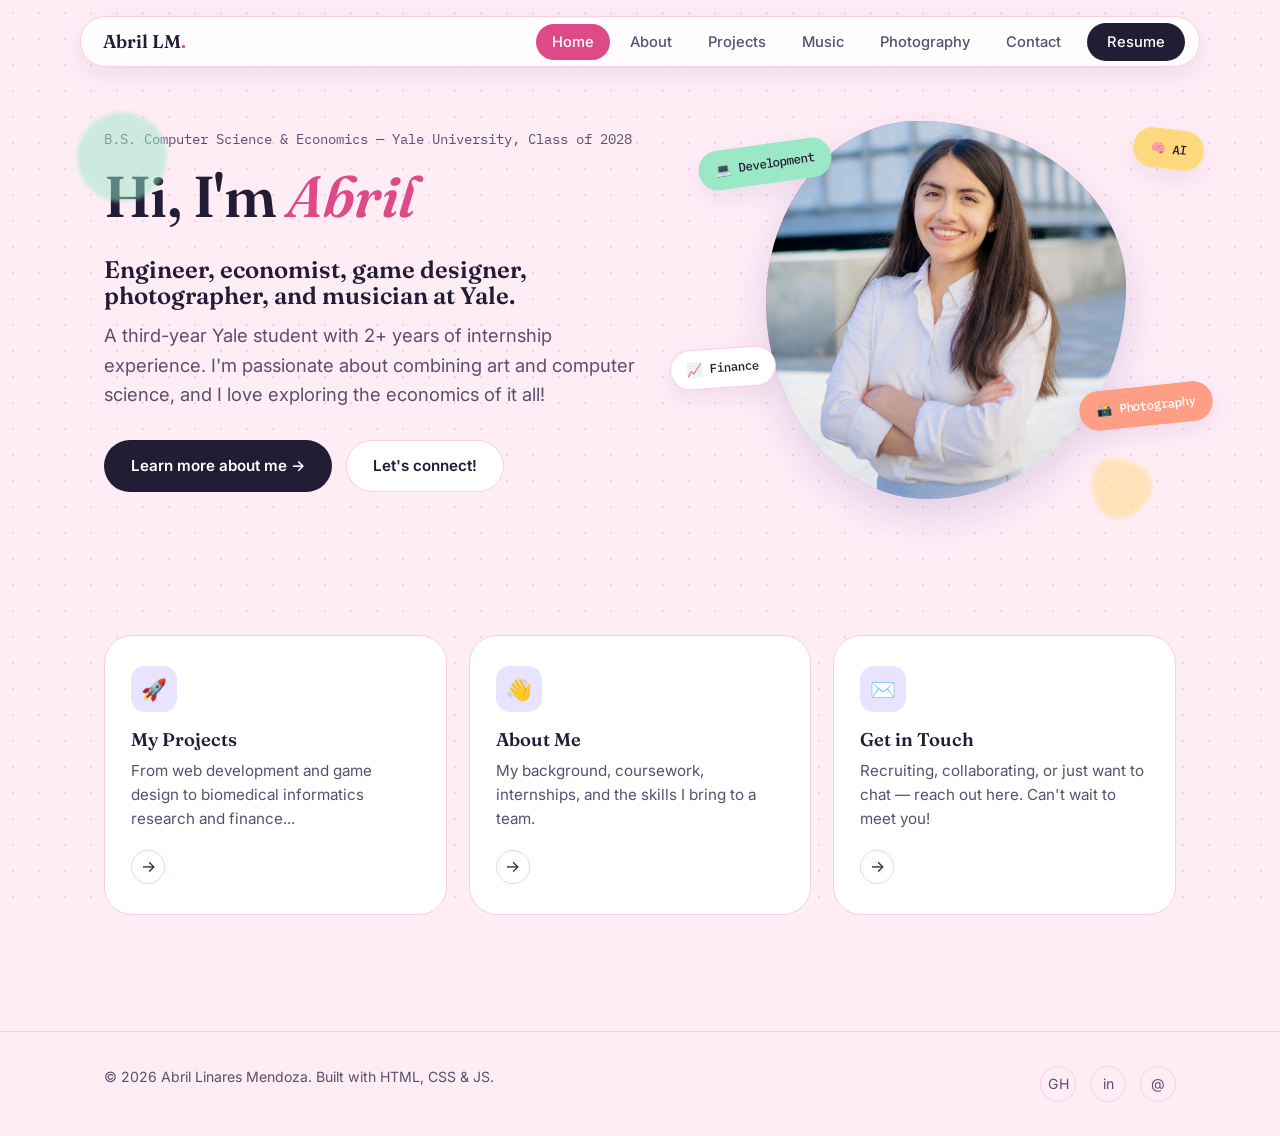
<file: index.html>
<!DOCTYPE html>
<html lang="en">
<head>
<meta charset="UTF-8">
<meta name="viewport" content="width=device-width, initial-scale=1.0">
<title>Abril Linares Mendoza</title>
<meta name="description" content="Portfolio of Abril Linares Mendoza">
<link rel="preconnect" href="https://fonts.googleapis.com">
<link href="https://fonts.googleapis.com/css2?family=Fraunces:ital,wght@0,500;0,600;1,500&family=Inter:wght@400;500;600;700&family=IBM+Plex+Mono:wght@400;500&display=swap" rel="stylesheet">
<link rel="stylesheet" href="css/style.css">
</head>
<body>

<!-- ============ NAV ============ -->
<div class="nav-wrap">
  <nav class="nav">
    <!-- EDIT: your name / logo mark -->
    <a href="index.html" class="nav-logo">Abril LM<span>.</span></a>
    <button class="nav-toggle" aria-label="Toggle navigation"><span></span></button>
    <ul class="nav-links">
      <li><a href="index.html">Home</a></li>
      <li><a href="about.html">About</a></li>
      <li><a href="projects.html">Projects</a></li>
      <li><a href="music.html">Music</a></li>
      <li><a href="photography.html">Photography</a></li>
      <li><a href="contact.html">Contact</a></li>
      <!-- EDIT: link to your resume PDF once you add it to assets/ -->
      <li><a href="https://docs.google.com/document/d/1pk1CSVKy6E-wZXQTNQe80zvhCIT5E8rr7H3L_ar17Fk/edit?usp=sharing" class="nav-cta">Resume</a></li>
    </ul>
  </nav>
</div>

<!-- ============ HERO ============ -->
<header class="hero">
  <div class="container">
    <div class="shape shape-a"></div>
    <div class="shape shape-b"></div>

    <div class="hero-grid">
      <div>
        <!-- EDIT: kicker line -->
        <p class="hero-kicker">B.S. Computer Science &amp; Economics — Yale University, Class of 2028</p>

        <!-- EDIT: headline. The <em> word gets the violet italic treatment -->
        <h1>Hi, I'm <em>Abril</em></h1>

        <h2>Engineer, economist, game designer, photographer, and musician at Yale.</h2>

        <!-- EDIT: one-sentence bio -->
        <p class="hero-bio">
          A third-year Yale student with 2+ years of internship experience. I'm passionate about combining art and computer science, and I love exploring the economics of it all!
        </p>

        <div class="hero-actions">
          <a href="about.html" class="btn btn-primary">Learn more about me →</a>
          <a href="contact.html" class="btn btn-secondary">Let's connect!</a>
        </div>
      </div>

      <div class="hero-photo-wrap">
        <span class="badge badge-1">💻 Development</span>
        <span class="badge badge-2">📈 Finance</span>
        <span class="badge badge-3">🧠 AI</span>
        <span class="badge badge-4">📸 Photography</span>
        <div class="hero-photo">
          <!-- EDIT: replace with your headshot at assets/img/headshot.jpg -->
          <img src="assets/img/headshot.jpg" alt="Headshot of Abril Linares Mendoza" onerror="this.src='https://placehold.co/500x550/7C6FF2/ffffff?text=Your+Headshot'">
        </div>
      </div>
    </div>
  </div>
</header>

<!-- ============ QUICK LINKS ============ -->
<section class="section-tight">
  <div class="container">
    <div class="quick-links">
      <a href="projects.html" style="text-decoration:none;">
        <div class="quick-card reveal">
          <div class="quick-icon">🚀</div>
          <h3>My Projects</h3>
          <p>From web development and game design to biomedical informatics research and finance...</p>
          <div class="quick-arrow">→</div>
        </div>
      </a>
      <a href="about.html" style="text-decoration:none;">
        <div class="quick-card reveal">
          <div class="quick-icon">👋</div>
          <h3>About Me</h3>
          <p>My background, coursework, internships, and the skills I bring to a team.</p>
          <div class="quick-arrow">→</div>
        </div>
      </a>
      <a href="contact.html" style="text-decoration:none;">
        <div class="quick-card reveal">
          <div class="quick-icon">✉️</div>
          <h3>Get in Touch</h3>
          <p>Recruiting, collaborating, or just want to chat — reach out here. Can't wait to meet you!</p>
          <div class="quick-arrow">→</div>
        </div>
      </a>
    </div>
  </div>
</section>

<!-- ============ FOOTER ============ -->
<footer>
  <div class="container footer-inner">
    <!-- EDIT: name + year -->
    <p>© 2026 Abril Linares Mendoza. Built with HTML, CSS &amp; JS.</p>
    <div class="footer-social">
      <!-- EDIT: swap these hrefs for your real profiles -->
      <a href="https://github.com/adlm6" target="_blank" rel="noopener" aria-label="GitHub">GH</a>
      <a href="https://www.linkedin.com/in/abril-linares-mendoza-a8b287258" target="_blank" rel="noopener" aria-label="LinkedIn">in</a>
      <a href="mailto:adlinares6@gmail.com" aria-label="Email">@</a>
    </div>
  </div>
</footer>

<script src="js/script.js"></script>
</body>
</html>
</file>
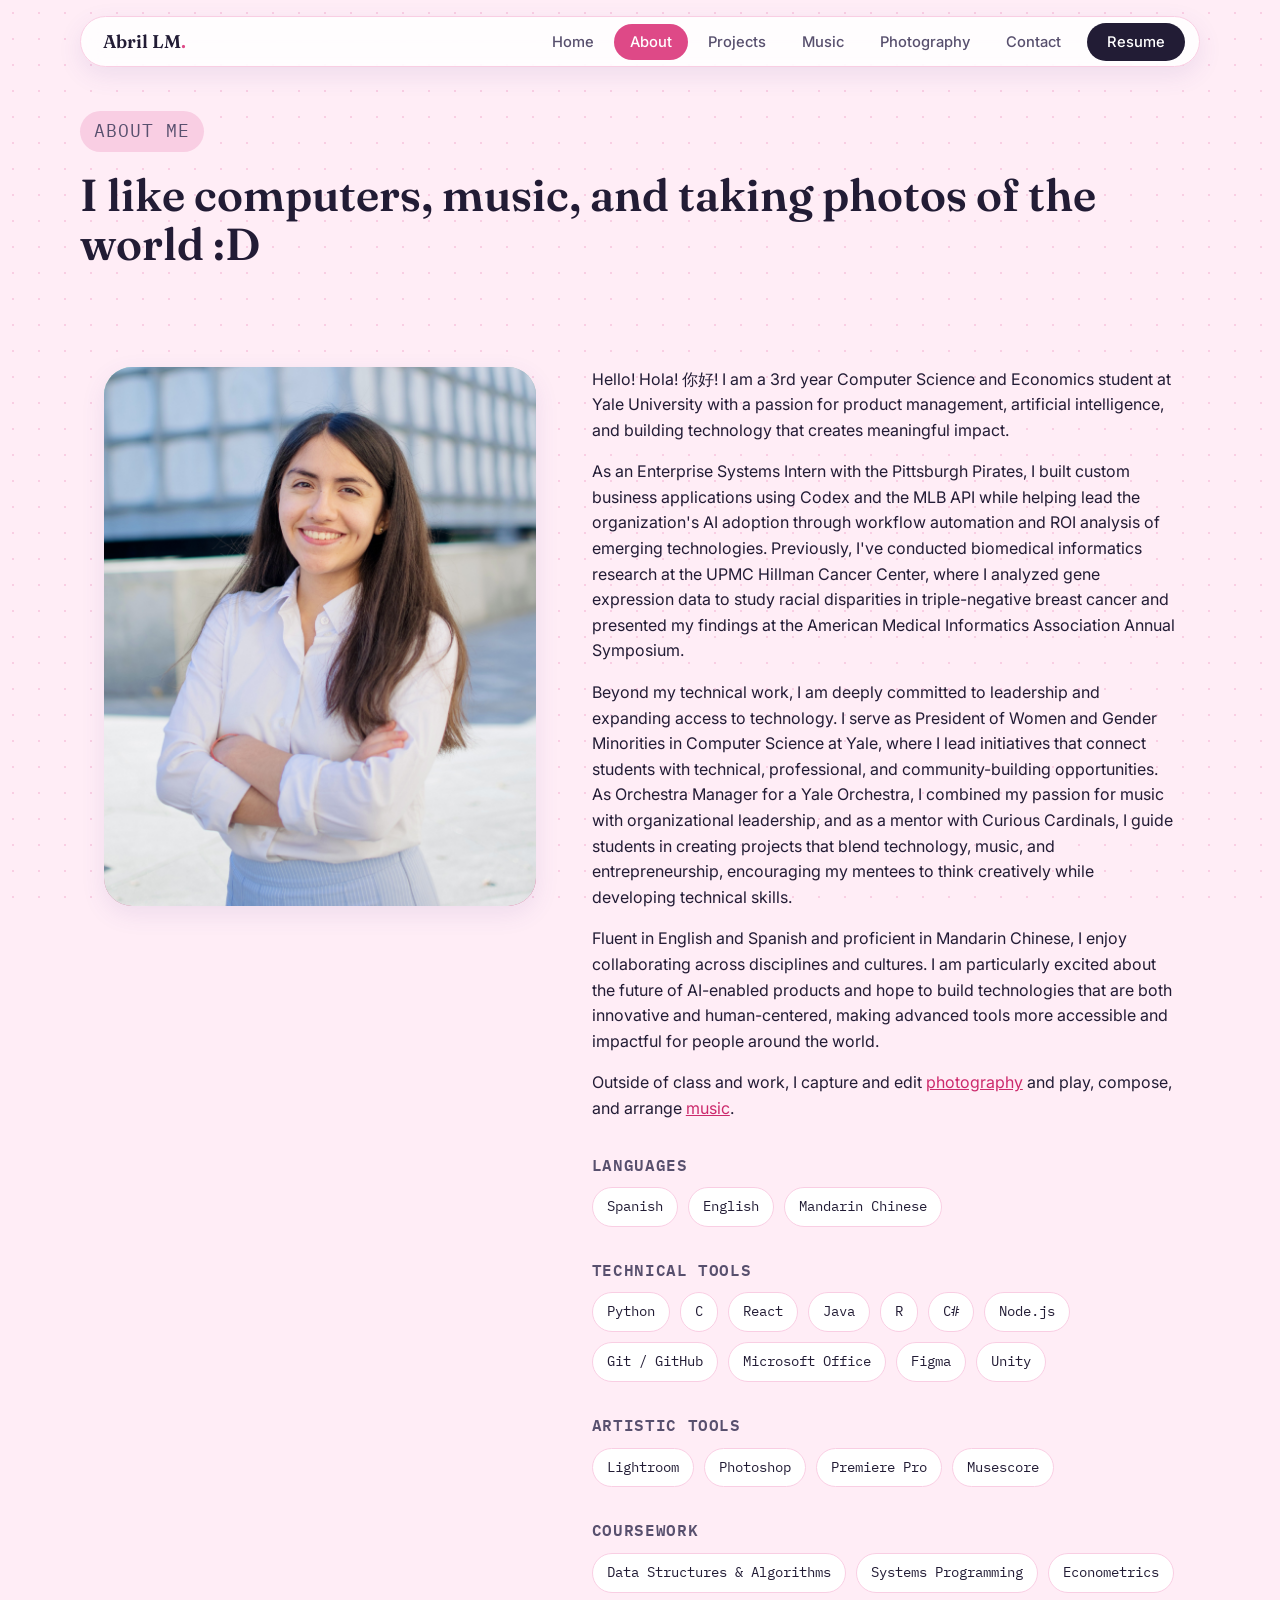
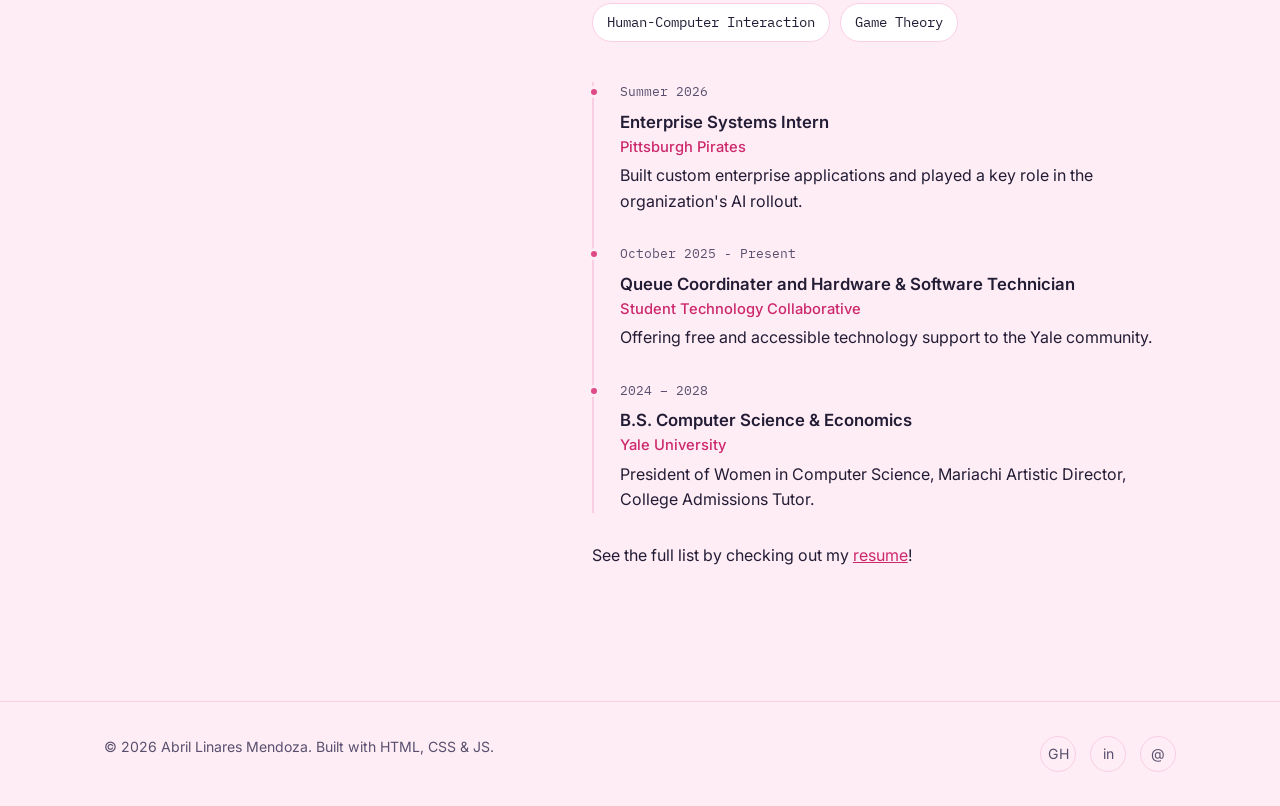
<file: about.html>
<!DOCTYPE html>
<html lang="en">
<head>
<meta charset="UTF-8">
<meta name="viewport" content="width=device-width, initial-scale=1.0">
<title>About — Abril Linares Mendoza</title>
<link rel="preconnect" href="https://fonts.googleapis.com">
<link href="https://fonts.googleapis.com/css2?family=Fraunces:ital,wght@0,500;0,600;1,500&family=Inter:wght@400;500;600;700&family=IBM+Plex+Mono:wght@400;500&display=swap" rel="stylesheet">
<link rel="stylesheet" href="css/style.css">
</head>
<body>

<div class="nav-wrap">
  <nav class="nav">
    <a href="index.html" class="nav-logo">Abril LM<span>.</span></a>
    <button class="nav-toggle" aria-label="Toggle navigation"><span></span></button>
    <ul class="nav-links">
      <li><a href="index.html">Home</a></li>
      <li><a href="about.html">About</a></li>
      <li><a href="projects.html">Projects</a></li>
      <li><a href="music.html">Music</a></li>
      <li><a href="photography.html">Photography</a></li>
      <li><a href="contact.html">Contact</a></li>
      <li><a href="https://docs.google.com/document/d/1pk1CSVKy6E-wZXQTNQe80zvhCIT5E8rr7H3L_ar17Fk/edit?usp=sharing" class="nav-cta">Resume</a></li>
    </ul>
  </nav>
</div>

<div class="container page-header reveal">
  <p class="eyebrow">About Me</p>
  <h1>I like computers, music, and taking photos of the world :D</h1>
</div>

<section class="section-tight">
  <div class="container about-grid">
    <div class="about-photo reveal">
      <!-- EDIT: swap for a second photo of yourself, assets/img/about.jpg -->
      <img src="assets/img/headshot.jpg" alt="About Photo of Abril Linares Mendoza" onerror="this.src='https://placehold.co/600x750/9BE8C7/221C35?text=About+Photo'">
    </div>

    <div class="reveal">
      <!-- EDIT: full bio. Keep it to 2–3 short paragraphs. -->
      <p>
        Hello! Hola! 你好! I am a 3rd year Computer Science and Economics student at Yale University with a passion for product management, artificial intelligence, and building technology that creates meaningful impact. 
      </p>
      <p>
        As an Enterprise Systems Intern with the Pittsburgh Pirates, I built custom business applications using Codex and the MLB API while helping lead the organization's AI adoption through workflow automation and ROI analysis of emerging technologies. Previously, I've conducted biomedical informatics research at the UPMC Hillman Cancer Center, where I analyzed gene expression data to study racial disparities in triple-negative breast cancer and presented my findings at the American Medical Informatics Association Annual Symposium. 
      </p>
      <p>
        Beyond my technical work, I am deeply committed to leadership and expanding access to technology. I serve as President of Women and Gender Minorities in Computer Science at Yale, where I lead initiatives that connect students with technical, professional, and community-building opportunities. As Orchestra Manager for a Yale Orchestra, I combined my passion for music with organizational leadership, and as a mentor with Curious Cardinals, I guide students in creating projects that blend technology, music, and entrepreneurship, encouraging my mentees to think creatively while developing technical skills. 
      </p>
      <p>
        Fluent in English and Spanish and proficient in Mandarin Chinese, I enjoy collaborating across disciplines and cultures. I am particularly excited about the future of AI-enabled products and hope to build technologies that are both innovative and human-centered, making advanced tools more accessible and impactful for people around the world.
      </p>
      <p>
        Outside of class and work, I capture and edit <a href="photography.html" style="color:var(--accent-violet-dark); text-decoration:underline;"> photography</a> and play, compose, and arrange <a href="music.html" style="color:var(--accent-violet-dark); text-decoration:underline;"> music</a>.
      </p>

      <div class="skill-group">
        <h3>Languages</h3>
        <div class="tag-row">
          <!-- EDIT: your real stack -->
          <span class="tag">Spanish</span>
          <span class="tag">English</span>
          <span class="tag">Mandarin Chinese</span>
        </div>
      </div>

      <div class="skill-group">
        <h3>Technical Tools</h3>
        <div class="tag-row">
          <!-- EDIT: your real stack -->
          <span class="tag">Python</span>
          <span class="tag">C</span>
          <span class="tag">React</span>
          <span class="tag">Java</span>
          <span class="tag">R</span>
          <span class="tag">C#</span>
          <span class="tag">Node.js</span>
          <span class="tag">Git / GitHub</span>
          <span class="tag">Microsoft Office</span>
          <span class="tag">Figma</span>
          <span class="tag">Unity</span>
        </div>
      </div>

      <div class="skill-group">
        <h3>Artistic Tools</h3>
        <div class="tag-row">
          <!-- EDIT: your real stack -->
          <span class="tag">Lightroom</span>
          <span class="tag">Photoshop</span>
          <span class="tag">Premiere Pro</span>
          <span class="tag">Musescore</span>
        </div>
      </div>

      <div class="skill-group">
        <h3>Coursework</h3>
        <div class="tag-row">
          <span class="tag">Data Structures &amp; Algorithms</span>
          <span class="tag">Systems Programming</span>
          <span class="tag">Econometrics</span>
          <span class="tag">Human-Computer Interaction</span>
          <span class="tag">Game Theory</span>
        </div>
      </div>

      <div class="timeline">
        <!-- EDIT: your real internship / experience timeline -->
        <div class="timeline-item">
          <div class="when">Summer 2026</div>
          <div class="role">Enterprise Systems Intern</div>
          <div class="org">Pittsburgh Pirates</div>
          <p>Built custom enterprise applications and played a key role in the organization's AI rollout.</p>
        </div>
        <div class="timeline-item">
          <div class="when">October 2025 - Present</div>
          <div class="role">Queue Coordinater and Hardware & Software Technician</div>
          <div class="org">Student Technology Collaborative</div>
          <p>Offering free and accessible technology support to the Yale community.</p>
        </div>
        <div class="timeline-item">
          <div class="when">2024 – 2028</div>
          <div class="role">B.S. Computer Science &amp; Economics</div>
          <div class="org">Yale University</div>
          <p>President of Women in Computer Science, Mariachi Artistic Director, College Admissions Tutor.</p>
        </div>
      </div>

      <p>See the full list by checking out my <a href="https://docs.google.com/document/d/1pk1CSVKy6E-wZXQTNQe80zvhCIT5E8rr7H3L_ar17Fk/edit?usp=sharing" style="color:var(--accent-violet-dark); text-decoration:underline;"> resume</a>!</p>
      
    </div>
  </div>
</section>

<footer>
  <div class="container footer-inner">
    <p>© 2026 Abril Linares Mendoza. Built with HTML, CSS &amp; JS.</p>
    <div class="footer-social">
      <a href="https://github.com/adlm6" target="_blank" rel="noopener" aria-label="GitHub">GH</a>
      <a href="https://www.linkedin.com/in/abril-linares-mendoza-a8b287258" target="_blank" rel="noopener" aria-label="LinkedIn">in</a>
      <a href="mailto:adlinares6@gmail.com" aria-label="Email">@</a>
    </div>
  </div>
</footer>

<script src="js/script.js"></script>
</body>
</html>
</file>
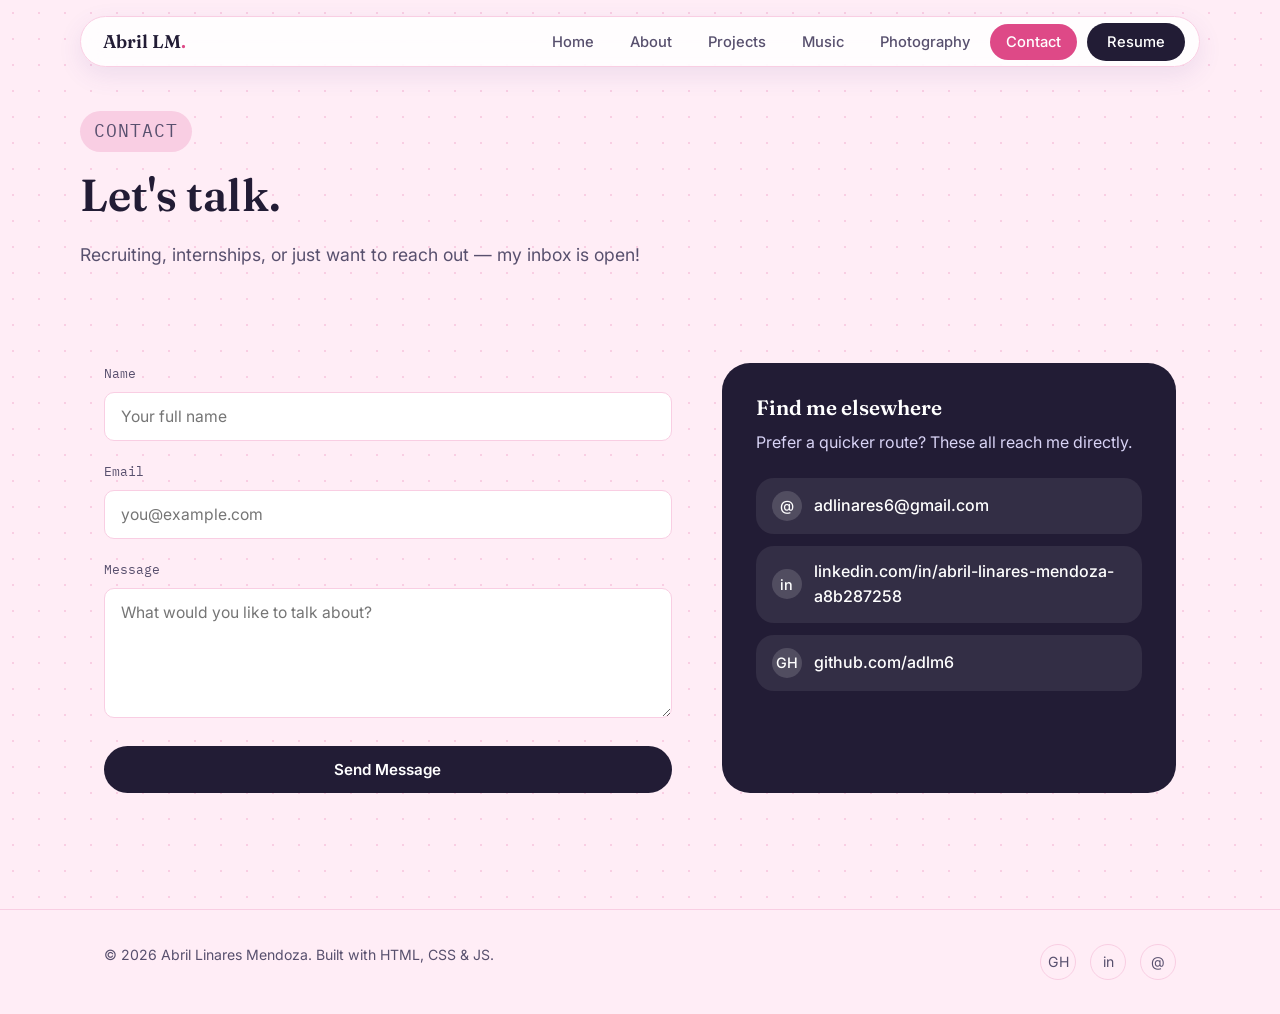
<file: contact.html>
<!DOCTYPE html>
<html lang="en">
<head>
<meta charset="UTF-8">
<meta name="viewport" content="width=device-width, initial-scale=1.0">
<title>Contact — Abril Linares Mendoza</title>
<link rel="preconnect" href="https://fonts.googleapis.com">
<link href="https://fonts.googleapis.com/css2?family=Fraunces:ital,wght@0,500;0,600;1,500&family=Inter:wght@400;500;600;700&family=IBM+Plex+Mono:wght@400;500&display=swap" rel="stylesheet">
<link rel="stylesheet" href="css/style.css">
</head>
<body>

<div class="nav-wrap">
  <nav class="nav">
    <a href="index.html" class="nav-logo">Abril LM<span>.</span></a>
    <button class="nav-toggle" aria-label="Toggle navigation"><span></span></button>
    <ul class="nav-links">
      <li><a href="index.html">Home</a></li>
      <li><a href="about.html">About</a></li>
      <li><a href="projects.html">Projects</a></li>
      <li><a href="music.html">Music</a></li>
      <li><a href="photography.html">Photography</a></li>
      <li><a href="contact.html">Contact</a></li>
      <li><a href="https://docs.google.com/document/d/1pk1CSVKy6E-wZXQTNQe80zvhCIT5E8rr7H3L_ar17Fk/edit?usp=sharing" class="nav-cta">Resume</a></li>
    </ul>
  </nav>
</div>

<div class="container page-header reveal">
  <p class="eyebrow">Contact</p>
  <h1>Let's talk.</h1>
  <p>Recruiting, internships, or just want to reach out — my inbox is open!</p>
</div>

<section class="section-tight">
  <div class="container contact-grid">

    <form id="contact-form" class="reveal" action="https://formspree.io/f/meajagwj" method="POST">
      <div class="form-field">
        <label for="name">Name</label>
        <input type="text" id="name" name="name" placeholder="Your full name" required>
      </div>
      <div class="form-field">
        <label for="email">Email</label>
        <input type="email" id="email" name="email" placeholder="you@example.com" required>
      </div>
      <div class="form-field">
        <label for="message">Message</label>
        <textarea id="message" name="message" placeholder="What would you like to talk about?" required></textarea>
      </div>
      <button type="submit" class="btn btn-primary btn-block">Send Message</button>
      <p id="form-status" class="form-status" role="status" aria-live="polite"></p>
    </form>

    <div class="contact-card reveal">
      <h3>Find me elsewhere</h3>
      <p>Prefer a quicker route? These all reach me directly.</p>
      <div class="contact-list">
        <!-- EDIT: replace with your real links -->
        <a href="mailto:adlinares6@gmail.com"><span class="ico">@</span> adlinares6@gmail.com</a>
        <a href="https://www.linkedin.com/in/abril-linares-mendoza-a8b287258" target="_blank" rel="noopener"><span class="ico">in</span> linkedin.com/in/abril-linares-mendoza-a8b287258</a>
        <a href="https://github.com/adlm6" target="_blank" rel="noopener"><span class="ico">GH</span> github.com/adlm6</a>
      </div>
    </div>

  </div>
</section>

<footer>
  <div class="container footer-inner">
    <p>© 2026 Abril Linares Mendoza. Built with HTML, CSS &amp; JS.</p>
    <div class="footer-social">
      <a href="https://github.com/adlm6" target="_blank" rel="noopener" aria-label="GitHub">GH</a>
      <a href="https://www.linkedin.com/in/abril-linares-mendoza-a8b287258" target="_blank" rel="noopener" aria-label="LinkedIn">in</a>
      <a href="mailto:adlinares6@gmail.com" aria-label="Email">@</a>
    </div>
  </div>
</footer>

<script src="js/script.js"></script>

<!-- <script>
        (function() {
            const form = document.getElementById('contact-form');
            const status = document.getElementById('form-status');

            if (!form) return;

            // Remove any existing submit listeners to avoid conflicts
            const newForm = form.cloneNode(true);
            form.parentNode.replaceChild(newForm, form);

            const freshForm = document.getElementById('contact-form');
            const freshStatus = document.getElementById('form-status');

            freshForm.addEventListener('submit', async function(e) {
                e.preventDefault();

                // Get field values
                const name = document.getElementById('name').value.trim();
                const email = document.getElementById('email').value.trim();
                const message = document.getElementById('message').value.trim();

                // Client-side validation (backup – browser `required` handles this too)
                if (!name || !email || !message) {
                    freshStatus.textContent = '⚠️ Please fill out all fields.';
                    freshStatus.style.color = '#e74c3c';
                    return;
                }

                // Build FormData
                const formData = new FormData(freshForm);

                try {
                    const response = await fetch(freshForm.action, {
                        method: 'POST',
                        body: formData,
                        headers: {
                            'Accept': 'application/json'
                        }
                    });

                    const data = await response.json();

                    if (response.ok) {
                        freshStatus.textContent = '✅ Message sent successfully!';
                        freshStatus.style.color = '#2ecc71';
                        freshForm.reset();
                    } else {
                        // Handle Formspree specific errors
                        if (data.error === 'empty_form') {
                            freshStatus.textContent = '⚠️ Form cannot be empty. Please fill out all fields.';
                            freshStatus.style.color = '#e74c3c';
                        } else {
                            throw new Error(data.error || 'Submission failed');
                        }
                    }
                } catch (err) {
                    console.error('Form submit error:', err);
                    freshStatus.textContent = '❌ Something went wrong. Please try again.';
                    freshStatus.style.color = '#e74c3c';
                }
            });
        })();
    </script>
</body>
</html>
 -->
</file>
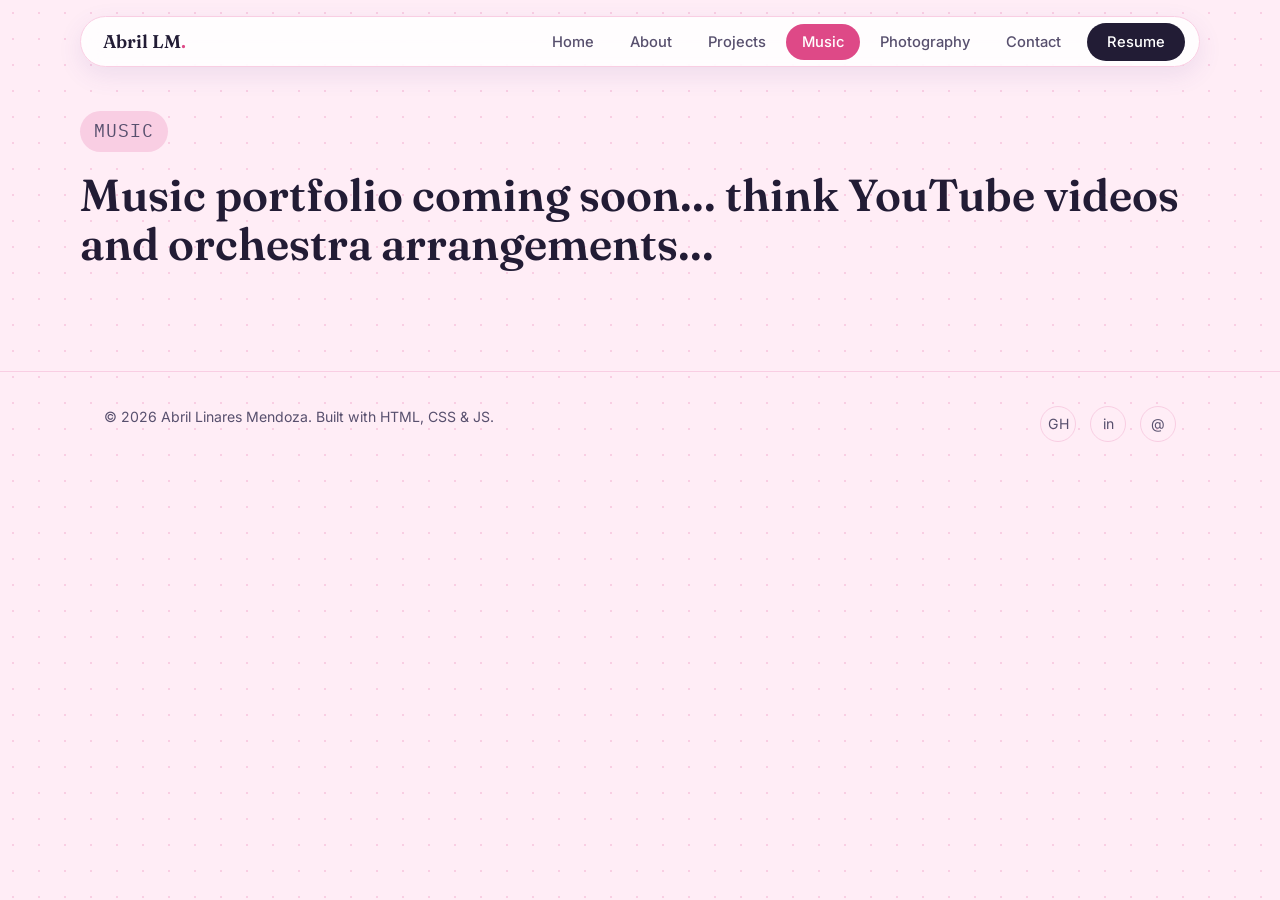
<file: music.html>
<!DOCTYPE html>
<html lang="en">
<head>
<meta charset="UTF-8">
<meta name="viewport" content="width=device-width, initial-scale=1.0">
<title>Photography — Abril Linares Mendoza</title>
<link rel="preconnect" href="https://fonts.googleapis.com">
<link href="https://fonts.googleapis.com/css2?family=Fraunces:ital,wght@0,500;0,600;1,500&family=Inter:wght@400;500;600;700&family=IBM+Plex+Mono:wght@400;500&display=swap" rel="stylesheet">
<link rel="stylesheet" href="css/style.css">
</head>
<body>

<div class="nav-wrap">
  <nav class="nav">
    <a href="index.html" class="nav-logo">Abril LM<span>.</span></a>
    <button class="nav-toggle" aria-label="Toggle navigation"><span></span></button>
    <ul class="nav-links">
      <li><a href="index.html">Home</a></li>
      <li><a href="about.html">About</a></li>
      <li><a href="projects.html">Projects</a></li>
      <li><a href="music.html">Music</a></li>
      <li><a href="photography.html">Photography</a></li>
      <li><a href="contact.html">Contact</a></li>
      <li><a href="https://docs.google.com/document/d/1pk1CSVKy6E-wZXQTNQe80zvhCIT5E8rr7H3L_ar17Fk/edit?usp=sharing" class="nav-cta">Resume</a></li>
    </ul>
  </nav>
</div>

<div class="container page-header reveal">
  <p class="eyebrow">Music</p>
  <h1>Music portfolio coming soon... think YouTube videos and orchestra arrangements...</h1>
</div>

<footer>
  <div class="container footer-inner">
    <p>© 2026 Abril Linares Mendoza. Built with HTML, CSS &amp; JS.</p>
    <div class="footer-social">
      <a href="https://github.com/adlm6" target="_blank" rel="noopener" aria-label="GitHub">GH</a>
      <a href="https://www.linkedin.com/in/abril-linares-mendoza-a8b287258" target="_blank" rel="noopener" aria-label="LinkedIn">in</a>
      <a href="mailto:adlinares6@gmail.com" aria-label="Email">@</a>
    </div>
  </div>
</footer>

<script src="js/script.js"></script>
</body>
</html>
</file>
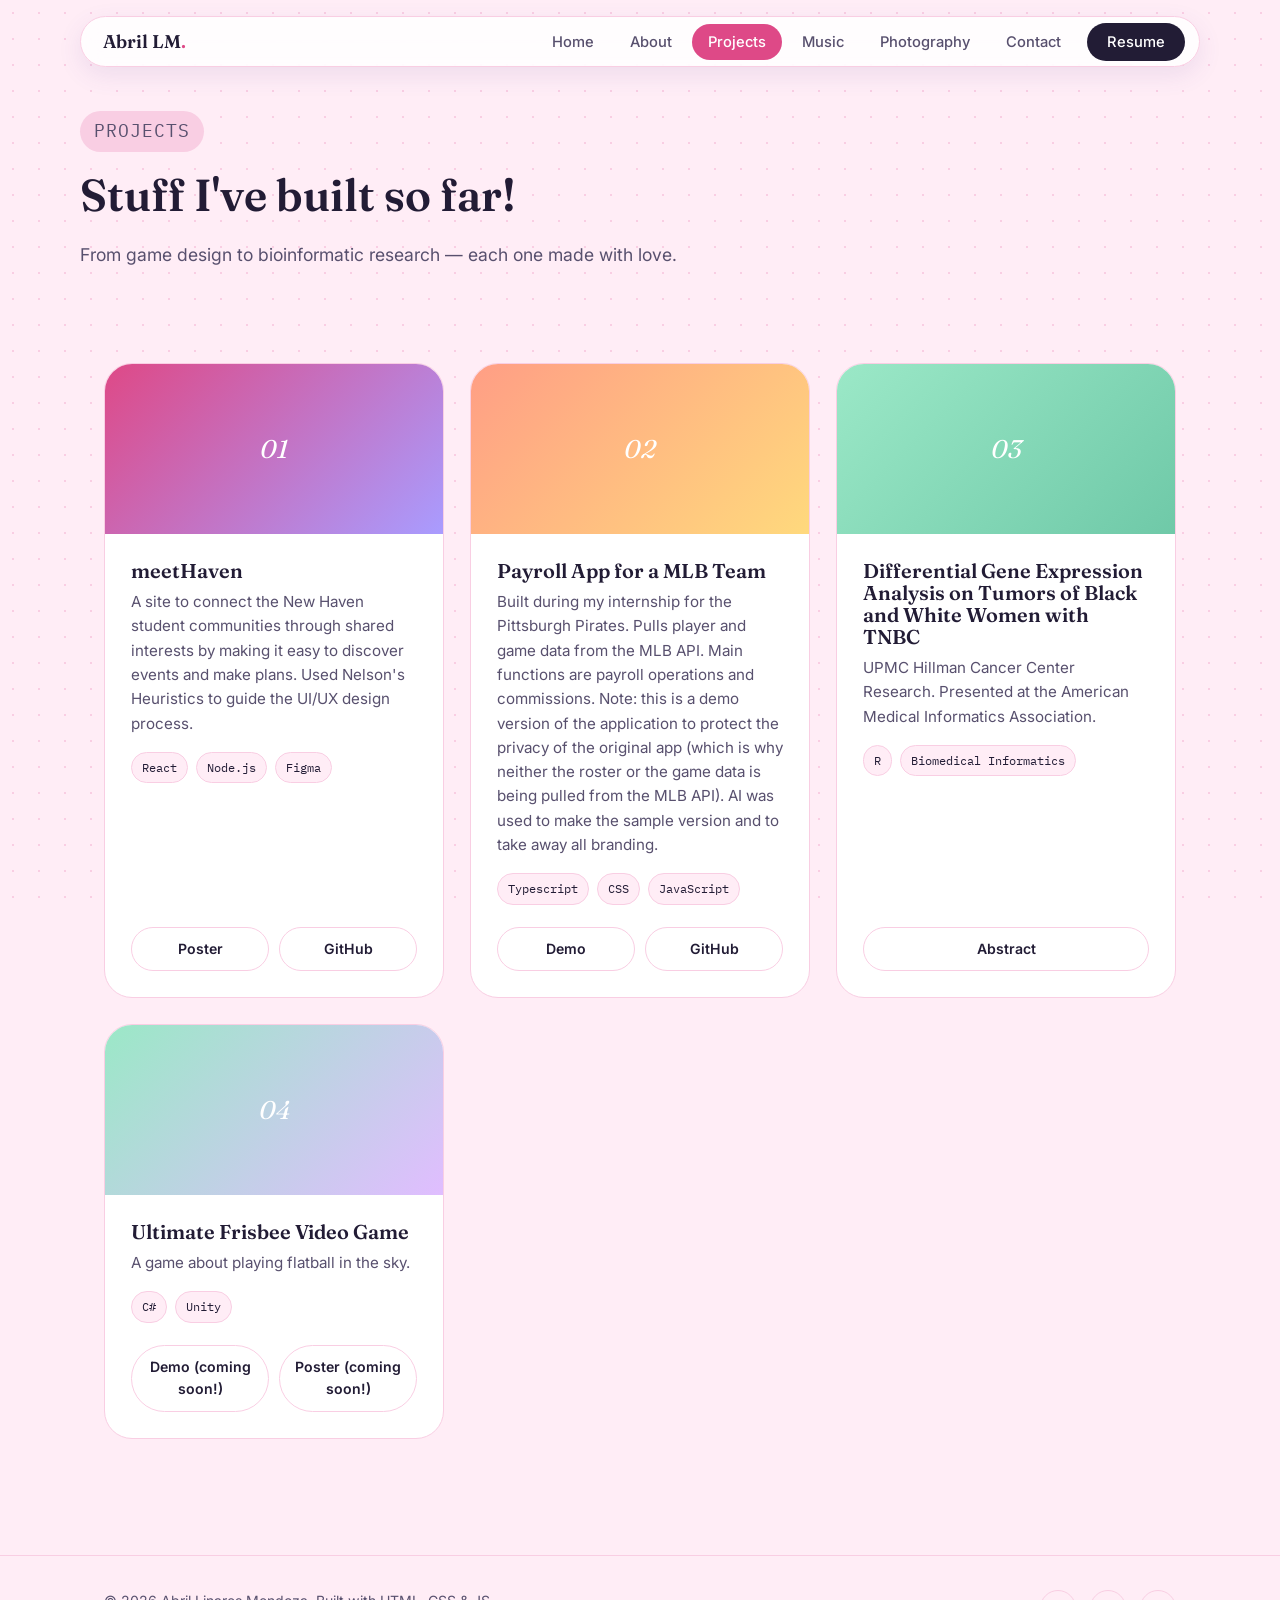
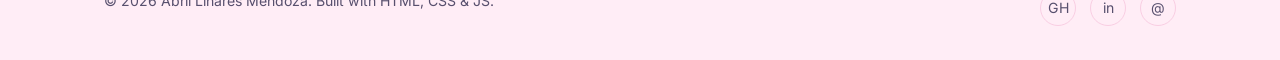
<file: projects.html>
<!DOCTYPE html>
<html lang="en">
<head>
<meta charset="UTF-8">
<meta name="viewport" content="width=device-width, initial-scale=1.0">
<title>Projects — Abril Linares Mendoza</title>
<link rel="preconnect" href="https://fonts.googleapis.com">
<link href="https://fonts.googleapis.com/css2?family=Fraunces:ital,wght@0,500;0,600;1,500&family=Inter:wght@400;500;600;700&family=IBM+Plex+Mono:wght@400;500&display=swap" rel="stylesheet">
<link rel="stylesheet" href="css/style.css">
</head>
<body>

<div class="nav-wrap">
  <nav class="nav">
    <a href="index.html" class="nav-logo">Abril LM<span>.</span></a>
    <button class="nav-toggle" aria-label="Toggle navigation"><span></span></button>
    <ul class="nav-links">
      <li><a href="index.html">Home</a></li>
      <li><a href="about.html">About</a></li>
      <li><a href="projects.html">Projects</a></li>
      <li><a href="music.html">Music</a></li>
      <li><a href="photography.html">Photography</a></li>
      <li><a href="contact.html">Contact</a></li>
      <li><a href="https://docs.google.com/document/d/1pk1CSVKy6E-wZXQTNQe80zvhCIT5E8rr7H3L_ar17Fk/edit?usp=sharing" class="nav-cta">Resume</a></li>
    </ul>
  </nav>
</div>

<div class="container page-header reveal">
  <p class="eyebrow">Projects</p>
  <h1>Stuff I've built so far!</h1>
  <p>From game design to bioinformatic research — each one made with love.</p>
</div>

<section class="section-tight">
  <div class="container">
    <div class="project-grid">

      <!-- PROJECT 1 — EDIT title, description, tech, and links -->
      <div class="project-card reveal">
        <div class="project-thumb">01</div>
        <div class="project-body">
          <h3>meetHaven</h3>
          <p>A site to connect the New Haven student communities through shared interests by making it easy to discover events and make plans. Used Nelson's Heuristics to guide the UI/UX design process.</p>
          <div class="project-tech">
            <span>React</span>
            <span>Node.js</span>
            <span>Figma</span>
          </div>
          <div class="project-links">
            <a href="https://drive.google.com/file/d/18OFh4BGt-fst0KfCPFp1PdoGHnXMAkWJ/view?usp=sharing" target="_blank" rel="noopener">Poster</a>
            <a href="https://github.com/abrillm456/hci26-aaa" target="_blank" rel="noopener">GitHub</a>
          </div>
        </div>
      </div>

      <!-- PROJECT 2 -->
      <div class="project-card reveal">
        <div class="project-thumb">02</div>
        <div class="project-body">
          <h3>Payroll App for a MLB Team</h3>
          <p>Built during my internship for the Pittsburgh Pirates. Pulls player and game data from the MLB API. Main functions are payroll operations and commissions. Note: this is a demo version of the application to protect the privacy of the original app (which is why neither the roster or the game data is being pulled from the MLB API). AI was used to make the sample version and to take away all branding.</p>
          <div class="project-tech">
            <span>Typescript</span>
            <span>CSS</span>
            <span>JavaScript</span>
          </div>
          <div class="project-links">
            <a href="https://adlm6.github.io/demo-payroll-app/" target="_blank" rel="noopener">Demo</a>
            <a href="https://github.com/adlm6/demo-payroll-app" target="_blank" rel="noopener">GitHub</a>
          </div>
        </div>
      </div>

      <!-- PROJECT 3 -->
      <div class="project-card reveal">
        <div class="project-thumb">03</div>
        <div class="project-body">
          <h3>Differential Gene Expression Analysis on Tumors of Black and White Women with TNBC</h3>
          <p>UPMC Hillman Cancer Center Research. Presented at the American Medical Informatics Association.</p>
          <div class="project-tech">
            <span>R</span>
            <span>Biomedical Informatics</span>
          </div>
          <div class="project-links">
            <a href="https://docs.google.com/document/d/1IyD9e0IjyhxpFcOU6yv3rokB9ohwi5FLPee9eHgN9ec/edit?usp=sharing" target="_blank" rel="noopener">Abstract</a>
          </div>
        </div>
      </div>

      <!-- PROJECT 4 -->
      <div class="project-card reveal">
        <div class="project-thumb">04</div>
        <div class="project-body">
          <h3>Ultimate Frisbee Video Game</h3>
          <p>A game about playing flatball in the sky.</p>
          <div class="project-tech">
            <span>C#</span>
            <span>Unity</span>
          </div>
          <div class="project-links">
            <a href="#" target="_blank" rel="noopener">Demo (coming soon!)</a>
            <a href="#" target="_blank" rel="noopener">Poster (coming soon!)</a>
          </div>
        </div>
      </div>

    </div>
  </div>
</section>

<footer>
  <div class="container footer-inner">
    <p>© 2026 Abril Linares Mendoza. Built with HTML, CSS &amp; JS.</p>
    <div class="footer-social">
      <a href="https://github.com/adlm6" target="_blank" rel="noopener" aria-label="GitHub">GH</a>
      <a href="https://www.linkedin.com/in/abril-linares-mendoza-a8b287258" target="_blank" rel="noopener" aria-label="LinkedIn">in</a>
      <a href="mailto:adlinares6@gmail.com" aria-label="Email">@</a>
    </div>
  </div>
</footer>

<script src="js/script.js"></script>
</body>
</html>
</file>
<file: css/style.css>
/* =========================================================
   DESIGN TOKENS
   Edit these variables to re-theme the whole site at once.
   ========================================================= */
:root {
  /* --- Color palette --- */
  --bg:            #ffedf6;   /* soft lavender page background */
  --bg-alt:        #FFFFFF;   /* card / surface background */
  --ink:           #221C35;   /* near-black plum for body text */
  --ink-soft:      #58506E;   /* muted plum for secondary text */

  --accent-violet: #de4987;   /* primary brand accent */
  --accent-violet-dark: #cc296c;
  --accent-coral:  #FF9E85;   /* warm accent */
  --accent-mint:   #9BE8C7;   /* cool accent */
  --accent-butter: #FFD97D;   /* highlight accent */
  --accent-pink:   #f9cee3;   /* extra accent for badges */

  --border: #f9cee3;

  /* --- Type --- */
  --font-display: "Fraunces", Georgia, serif;
  --font-body: "Inter", -apple-system, BlinkMacSystemFont, "Segoe UI", sans-serif;
  --font-mono: "IBM Plex Mono", "SFMono-Regular", Consolas, monospace;

  /* --- Layout --- */
  --max-width: 1120px;
  --radius-sm: 10px;
  --radius-md: 18px;
  --radius-lg: 28px;
  --radius-pill: 999px;

  --shadow-soft: 0 8px 24px rgba(85, 70, 160, 0.10);
  --shadow-lift: 0 16px 40px rgba(85, 70, 160, 0.18);
}

/* =========================================================
   RESET
   ========================================================= */
*, *::before, *::after { box-sizing: border-box; }
html { scroll-behavior: smooth; }
body {
  margin: 0;
  background: var(--bg);
  color: var(--ink);
  font-family: var(--font-body);
  line-height: 1.6;
  -webkit-font-smoothing: antialiased;
}
img { max-width: 100%; display: block; }
a { color: inherit; text-decoration: none; }
h1, h2, h3, h4 {
  font-family: var(--font-display);
  margin: 0 0 0.5em 0;
  line-height: 1.1;
  font-weight: 600;
}
p { margin: 0 0 1em 0; }
ul { margin: 0; padding: 0; list-style: none; }
button { font-family: inherit; cursor: pointer; }

/* Background texture: faint dotted grid, subtle CS/graph-paper nod */
body {
  background-image: radial-gradient(var(--border) 1px, transparent 1px);
  background-size: 26px 26px;
  background-attachment: fixed;
}

@media (prefers-reduced-motion: reduce) {
  * { animation-duration: 0.001ms !important; animation-iteration-count: 1 !important; transition-duration: 0.001ms !important; scroll-behavior: auto !important; }
}

/* =========================================================
   NAV — floating pill, fixed top-center (inspired by ref #2)
   ========================================================= */
.nav-wrap {
  position: sticky;
  top: 16px;
  z-index: 100;
  display: flex;
  justify-content: center;
  padding: 0 16px;
  margin-bottom: 0;
}
.nav {
  width: 100%;
  max-width: var(--max-width);
  background: rgba(255, 255, 255, 0.85);
  backdrop-filter: blur(10px);
  border: 1px solid var(--border);
  border-radius: var(--radius-pill);
  padding: 10px 14px 10px 22px;
  display: flex;
  align-items: center;
  justify-content: space-between;
  box-shadow: var(--shadow-soft);
}
.nav-logo {
  font-family: var(--font-display);
  font-weight: 600;
  font-size: 1.15rem;
  color: var(--ink);
  white-space: nowrap;
}
.nav-logo span { color: var(--accent-violet); }

.nav-links {
  display: flex;
  align-items: center;
  gap: 4px;
}
.nav-links a {
  font-size: 0.92rem;
  font-weight: 500;
  color: var(--ink-soft);
  padding: 9px 16px;
  border-radius: var(--radius-pill);
  transition: background 0.2s ease, color 0.2s ease;
  white-space: nowrap;
}
.nav-links a:hover { background: var(--bg); color: var(--ink); }
.nav-links a.active {
  background: var(--accent-violet);
  color: #fff;
}
.nav-cta {
  background: var(--ink);
  color: #fff !important;
  padding: 10px 20px !important;
  margin-left: 6px;
}
.nav-cta:hover { background: var(--accent-violet-dark) !important; }

.nav-toggle {
  display: none;
  background: none;
  border: none;
  padding: 8px;
}
.nav-toggle span, .nav-toggle span::before, .nav-toggle span::after {
  content: "";
  display: block;
  width: 22px;
  height: 2px;
  background: var(--ink);
  border-radius: 2px;
  position: relative;
  transition: 0.2s ease;
}
.nav-toggle span::before { position: absolute; top: -7px; }
.nav-toggle span::after { position: absolute; top: 7px; }

@media (max-width: 760px) {
  .nav-links {
    gap: 6px; /* added from claude v2 */
    position: absolute;
    top: calc(100% + 10px);
    left: 0; right: 0;
    background: #fff;
    border: 1px solid var(--border);
    border-radius: var(--radius-md);
    flex-direction: column;
    align-items: stretch;
    padding: 10px;
    display: none;
    box-shadow: var(--shadow-lift);
  }
  .nav-links.open { display: flex; }
  .nav-links a { text-align: center; padding: 11px 16px; border-radius: var(--radius-sm);} /* added from claude v2 */
  .nav-toggle { display: block; }
}

/* =========================================================
   LAYOUT HELPERS
   ========================================================= */
.container {
  max-width: var(--max-width);
  margin: 0 auto;
  padding: 0 24px;
}
.section { padding: 88px 0; }
.section-tight { padding: 56px 0; }
.eyebrow {
  font-family: var(--font-mono);
  font-size: 0.78rem;
  letter-spacing: 0.06em;
  text-transform: uppercase;
  color: var(--accent-violet-dark);
  background: #f9cee3;
  display: inline-flex;
  align-items: center;
  gap: 8px;
  padding: 6px 14px;
  border-radius: var(--radius-pill);
  margin-bottom: 18px;
}

/* =========================================================
   BUTTONS
   ========================================================= */
.btn {
  display: inline-flex;
  align-items: center;
  gap: 8px;
  font-weight: 600;
  font-size: 0.95rem;
  padding: 13px 26px;
  border-radius: var(--radius-pill);
  border: 1px solid transparent;
  transition: transform 0.2s ease, box-shadow 0.2s ease, background 0.2s ease;
}
.btn:hover { transform: translateY(-2px); }
.btn-primary { background: var(--ink); color: #fff; }
.btn-primary:hover { background: var(--accent-violet-dark); box-shadow: var(--shadow-lift); }
.btn-secondary { background: #fff; color: var(--ink); border-color: var(--border); }
.btn-secondary:hover { border-color: var(--accent-violet); box-shadow: var(--shadow-soft); }
.btn-block { width: 100%; justify-content: center; }

/* =========================================================
   HERO (index.html)
   ========================================================= */
.hero {
  position: relative;
  padding: 70px 0 60px;
  overflow: hidden;
}
.hero-grid {
  display: grid;
  grid-template-columns: 1.1fr 0.9fr;
  gap: 50px;
  align-items: center;
}
.hero-kicker {
  font-family: var(--font-mono);
  font-size: 0.85rem;
  color: var(--ink-soft);
  margin-bottom: 14px;
}
.hero h1 {
  font-size: clamp(2.4rem, 5vw, 3.6rem);
  letter-spacing: -0.01em;
}
.hero h1 em {
  font-style: italic;
  color: var(--accent-violet);
}
.hero-bio {
  font-size: 1.15rem;
  color: var(--ink-soft);
  max-width: 46ch;
  margin-bottom: 30px;
}
.hero-actions { display: flex; gap: 14px; flex-wrap: wrap; }

.hero-photo-wrap {
  position: relative;
  display: flex;
  justify-content: center;
  align-items: center;
}
.hero-photo {
  width: min(360px, 80vw);
  aspect-ratio: 1 / 1.05;
  border-radius: 42% 58% 55% 45% / 48% 44% 56% 52%;
  overflow: hidden;
  background: linear-gradient(135deg, var(--accent-violet), var(--accent-pink));
  box-shadow: var(--shadow-lift);
  position: relative;
  z-index: 2;
}
.hero-photo img { width: 100%; height: 100%; object-fit: cover; }

.badge {
  position: absolute;
  font-family: var(--font-mono);
  font-size: 0.78rem;
  font-weight: 500;
  padding: 9px 16px;
  border-radius: var(--radius-pill);
  border: 1px solid var(--border);
  background: #fff;
  box-shadow: var(--shadow-soft);
  z-index: 3;
  animation: float 5s ease-in-out infinite;
}
.badge-1 { top: 6%; left: -4%; background: var(--accent-mint); border-color: transparent; transform: rotate(-8deg); animation-delay: 0s; }
.badge-2 { top: 60%; left: -10%; background: #fff; transform: rotate(-4deg); animation-delay: 1.2s; }
.badge-3 { top: 2%; right: -6%; background: var(--accent-butter); border-color: transparent; transform: rotate(7deg); animation-delay: 0.6s; }
.badge-4 { top: 70%; right: -8%; background: var(--accent-coral); border-color: transparent; color: #fff; transform: rotate(-6deg); animation-delay: 1.8s; }

@keyframes float {
  0%, 100% { transform: translateY(0) rotate(var(--r, 0deg)); }
  50% { transform: translateY(-10px) rotate(var(--r, 0deg)); }
}

.shape { position: absolute; border-radius: 50%; opacity: 0.5; filter: blur(2px); z-index: 1; }
.shape-a { width: 90px; height: 90px; background: var(--accent-mint); top: 12%; left: 6%; }
.shape-b { width: 60px; height: 60px; background: var(--accent-butter); bottom: 8%; right: 10%; border-radius: 30% 70% 60% 40% / 40% 40% 60% 60%; }

/* Quick-link cards on landing page */
.quick-links {
  display: grid;
  grid-template-columns: repeat(3, 1fr);
  gap: 22px;
  margin-top: 20px;
}
.quick-card {
  background: var(--bg-alt);
  border: 1px solid var(--border);
  border-radius: var(--radius-lg);
  padding: 30px 26px;
  transition: transform 0.25s ease, box-shadow 0.25s ease, border-color 0.25s ease;
}
.quick-card:hover { transform: translateY(-6px); box-shadow: var(--shadow-lift); border-color: var(--accent-violet); }
.quick-icon {
  width: 46px; height: 46px;
  border-radius: 14px;
  display: flex; align-items: center; justify-content: center;
  font-size: 1.3rem;
  margin-bottom: 18px;
}
.quick-card:nth-child(1) .quick-icon { background: #E8E4FF; }
.quick-card:nth-child(2) .quick-icon { background: #FFE9DC; }
.quick-card:nth-child(3) .quick-icon { background: #DFF6EA; }
.quick-card h3 { font-size: 1.15rem; margin-bottom: 8px; }
.quick-card p { color: var(--ink-soft); font-size: 0.95rem; margin-bottom: 18px; }
.quick-arrow {
  width: 34px; height: 34px;
  border-radius: 50%;
  border: 1px solid var(--border);
  display: flex; align-items: center; justify-content: center;
  transition: 0.2s ease;
}
.quick-card:hover .quick-arrow { background: var(--ink); color: #fff; border-color: var(--ink); }

/* =========================================================
   PAGE HEADER (used on inner pages)
   ========================================================= */
.page-header { padding: 60px 0 20px; text-align: left; }
.page-header h1 { font-size: clamp(2rem, 4vw, 2.8rem); }
.page-header p { color: var(--ink-soft); font-size: 1.1rem; max-width: 60ch; }

/* =========================================================
   ABOUT PAGE
   ========================================================= */
.about-grid {
  display: grid;
  grid-template-columns: 0.85fr 1.15fr;
  gap: 56px;
  align-items: start;
}
.about-photo {
  border-radius: var(--radius-lg);
  overflow: hidden;
  background: linear-gradient(160deg, var(--accent-mint), var(--accent-violet));
  aspect-ratio: 4/5;
  box-shadow: var(--shadow-soft);
  position: sticky;
  top: 110px;
}
.about-photo img { width: 100%; height: 100%; object-fit: cover; }

.skill-group { margin-top: 34px; }
.skill-group h3 { font-size: 1rem; text-transform: uppercase; letter-spacing: 0.04em; color: var(--ink-soft); font-family: var(--font-mono); margin-bottom: 14px; }
.tag-row { display: flex; flex-wrap: wrap; gap: 10px; }
.tag {
  font-family: var(--font-mono);
  font-size: 0.85rem;
  padding: 8px 14px;
  border-radius: var(--radius-pill);
  background: #fff;
  border: 1px solid var(--border);
  transition: 0.2s ease;
}
.tag:hover { border-color: var(--accent-violet); transform: translateY(-2px); }

.timeline { margin-top: 40px; border-left: 2px solid var(--border); padding-left: 26px; }
.timeline-item { position: relative; margin-bottom: 30px; }
.timeline-item::before {
  content: "";
  position: absolute;
  left: -32px; top: 4px;
  width: 12px; height: 12px;
  border-radius: 50%;
  background: var(--accent-violet);
  border: 3px solid var(--bg);
}
.timeline-item .role { font-weight: 600; font-size: 1.05rem; }
.timeline-item .org { color: var(--accent-violet-dark); font-size: 0.92rem; font-weight: 500; margin-bottom: 4px; }
.timeline-item .when { font-family: var(--font-mono); font-size: 0.8rem; color: var(--ink-soft); margin-bottom: 6px; }

/* =========================================================
   PROJECTS PAGE
   ========================================================= */
.project-grid {
  display: grid;
  grid-template-columns: repeat(3, 1fr);
  gap: 26px;
}
.project-card {
  background: var(--bg-alt);
  border: 1px solid var(--border);
  border-radius: var(--radius-lg);
  overflow: hidden;
  display: flex;
  flex-direction: column;
  transition: transform 0.25s ease, box-shadow 0.25s ease;
}
.project-card:hover { transform: translateY(-6px); box-shadow: var(--shadow-lift); }
.project-thumb {
  height: 170px;
  display: flex; align-items: center; justify-content: center;
  font-family: var(--font-display);
  font-style: italic;
  font-size: 1.6rem;
  color: #fff;
}
.project-card:nth-child(1) .project-thumb { background: linear-gradient(135deg, var(--accent-violet), #A99CFF); }
.project-card:nth-child(2) .project-thumb { background: linear-gradient(135deg, var(--accent-coral), var(--accent-butter)); }
.project-card:nth-child(3) .project-thumb { background: linear-gradient(135deg, var(--accent-mint), #6FC9A8); }
.project-card:nth-child(4) .project-thumb { background: linear-gradient(135deg, var(--accent-mint), #e0bdff); }

.project-body { padding: 26px; display: flex; flex-direction: column; flex: 1; }
.project-body h3 { font-size: 1.25rem; margin-bottom: 8px; }
.project-body p { color: var(--ink-soft); font-size: 0.95rem; margin-bottom: 16px; }
.project-tech { display: flex; flex-wrap: wrap; gap: 8px; margin-bottom: 22px; }
.project-tech span {
  font-family: var(--font-mono);
  font-size: 0.75rem;
  background: var(--bg);
  border: 1px solid var(--border);
  padding: 5px 10px;
  border-radius: var(--radius-pill);
}
.project-links { display: flex; gap: 10px; margin-top: auto; }
.project-links a {
  flex: 1;
  text-align: center;
  font-size: 0.88rem;
  font-weight: 600;
  padding: 10px;
  border-radius: var(--radius-pill);
  border: 1px solid var(--border);
  transition: 0.2s ease;
}
.project-links a:hover { background: var(--ink); color: #fff; border-color: var(--ink); }

/* =========================================================
   CONTACT PAGE
   ========================================================= */
.contact-grid {
  display: grid;
  grid-template-columns: 1fr 0.8fr;
  gap: 50px;
}
.form-field { margin-bottom: 20px; }
.form-field label {
  display: block;
  font-family: var(--font-mono);
  font-size: 0.82rem;
  color: var(--ink-soft);
  margin-bottom: 8px;
}
.form-field input, .form-field textarea {
  width: 100%;
  padding: 14px 16px;
  border-radius: var(--radius-sm);
  border: 1.5px solid var(--border);
  background: #fff;
  font-family: var(--font-body);
  font-size: 0.98rem;
  color: var(--ink);
  transition: border-color 0.2s ease, box-shadow 0.2s ease;
}
.form-field input:focus, .form-field textarea:focus {
  outline: none;
  border-color: var(--accent-violet);
  box-shadow: 0 0 0 4px #E8E4FF;
}
.form-field textarea { resize: vertical; min-height: 130px; }
.form-note { font-size: 0.85rem; color: var(--ink-soft); margin-top: 12px; }
.form-status { font-size: 0.9rem; margin-top: 14px; display: none; }
.form-status.show { display: block; }
.form-status.ok { color: #237A57; }
.form-status.err { color: #C4432D; }

.contact-card {
  background: var(--ink);
  color: #fff;
  border-radius: var(--radius-lg);
  padding: 34px;
}
.contact-card h3 { color: #fff; font-size: 1.3rem; }
.contact-card p { color: #D8D3F5; }
.contact-list { margin-top: 22px; display: flex; flex-direction: column; gap: 12px; }
.contact-list a {
  display: flex; align-items: center; gap: 12px;
  padding: 13px 16px;
  background: rgba(255,255,255,0.08);
  border-radius: var(--radius-md);
  font-weight: 500;
  transition: background 0.2s ease, transform 0.2s ease;
}
.contact-list a:hover { background: var(--accent-violet); transform: translateX(4px); }
.contact-list .ico {
  width: 30px; height: 30px;
  border-radius: 50%;
  background: rgba(255,255,255,0.15);
  display: flex; align-items: center; justify-content: center;
  font-size: 0.9rem;
  flex-shrink: 0;
}

/* =========================================================
   PHOTOGRAPHY PAGE
   ========================================================= */
.photo-filter { display: flex; gap: 10px; flex-wrap: wrap; margin-bottom: 34px; }
.filter-btn {
  font-family: var(--font-mono);
  font-size: 0.82rem;
  padding: 9px 16px;
  border-radius: var(--radius-pill);
  border: 1px solid var(--border);
  background: #fff;
  color: var(--ink-soft);
  transition: 0.2s ease;
}
.filter-btn:hover { border-color: var(--accent-violet); }
.filter-btn.active { background: var(--ink); color: #fff; border-color: var(--ink); }

.photo-grid {
  columns: 3 220px;
  column-gap: 18px;
}
.photo-item {
  break-inside: avoid;
  margin-bottom: 18px;
  border-radius: var(--radius-md);
  overflow: hidden;
  position: relative;
  cursor: pointer;
  box-shadow: var(--shadow-soft);
}
.photo-item img { width: 100%; display: block; transition: transform 0.4s ease; }
.photo-item:hover img { transform: scale(1.06); }
.photo-cap {
  position: absolute; left: 0; right: 0; bottom: 0;
  padding: 14px;
  background: linear-gradient(to top, rgba(34,28,53,0.85), transparent);
  color: #fff;
  font-size: 0.85rem;
  opacity: 0;
  transition: opacity 0.25s ease;
}
.photo-item:hover .photo-cap { opacity: 1; }

.lightbox {
  position: fixed; inset: 0;
  background: rgba(34, 28, 53, 0.92);
  display: none;
  align-items: center; justify-content: center;
  z-index: 200;
  padding: 40px;
}
.lightbox.open { display: flex; }
.lightbox img { max-width: 90vw; max-height: 85vh; border-radius: var(--radius-md); }
.lightbox-close {
  position: absolute; top: 24px; right: 30px;
  color: #fff; font-size: 1.8rem; background: none; border: none;
}

/* =========================================================
   FOOTER
   ========================================================= */
footer {
  border-top: 1px solid var(--border);
  padding: 34px 0;
  margin-top: 60px;
}
.footer-inner {
  display: flex; justify-content: space-between; align-items: center;
  flex-wrap: wrap; gap: 14px;
  font-size: 0.88rem;
  color: var(--ink-soft);
}
.footer-social { display: flex; gap: 14px; }
.footer-social a {
  width: 36px; height: 36px;
  border-radius: 50%;
  border: 1px solid var(--border);
  display: flex; align-items: center; justify-content: center;
  transition: 0.2s ease;
}
.footer-social a:hover { background: var(--ink); color: #fff; border-color: var(--ink); }

/* =========================================================
   SCROLL REVEAL
   ========================================================= */
.reveal { opacity: 0; transform: translateY(18px); transition: opacity 0.6s ease, transform 0.6s ease; }
.reveal.visible { opacity: 1; transform: translateY(0); }

/* =========================================================
   RESPONSIVE
   ========================================================= */
@media (max-width: 900px) {
  .hero-grid { grid-template-columns: 1fr; }
  .hero-photo-wrap { order: -1; margin-bottom: 10px; }
  .about-grid { grid-template-columns: 1fr; }
  .about-photo { position: static; max-width: 320px; }
  .quick-links { grid-template-columns: 1fr; }
  .project-grid { grid-template-columns: 1fr; }
  .contact-grid { grid-template-columns: 1fr; }
  .photo-grid { columns: 2 200px; }
}
@media (max-width: 480px) {
  .section { padding: 56px 0; }
  .badge { display: none; }
  .photo-grid { columns: 1; }
}

@media (max-width: 600px) {
  .page-header.container {
    padding-left: 28px;
    padding-right: 28px;
  }
  .page-header h1 {
    font-size: 1.65rem;
  }
}
</file>
